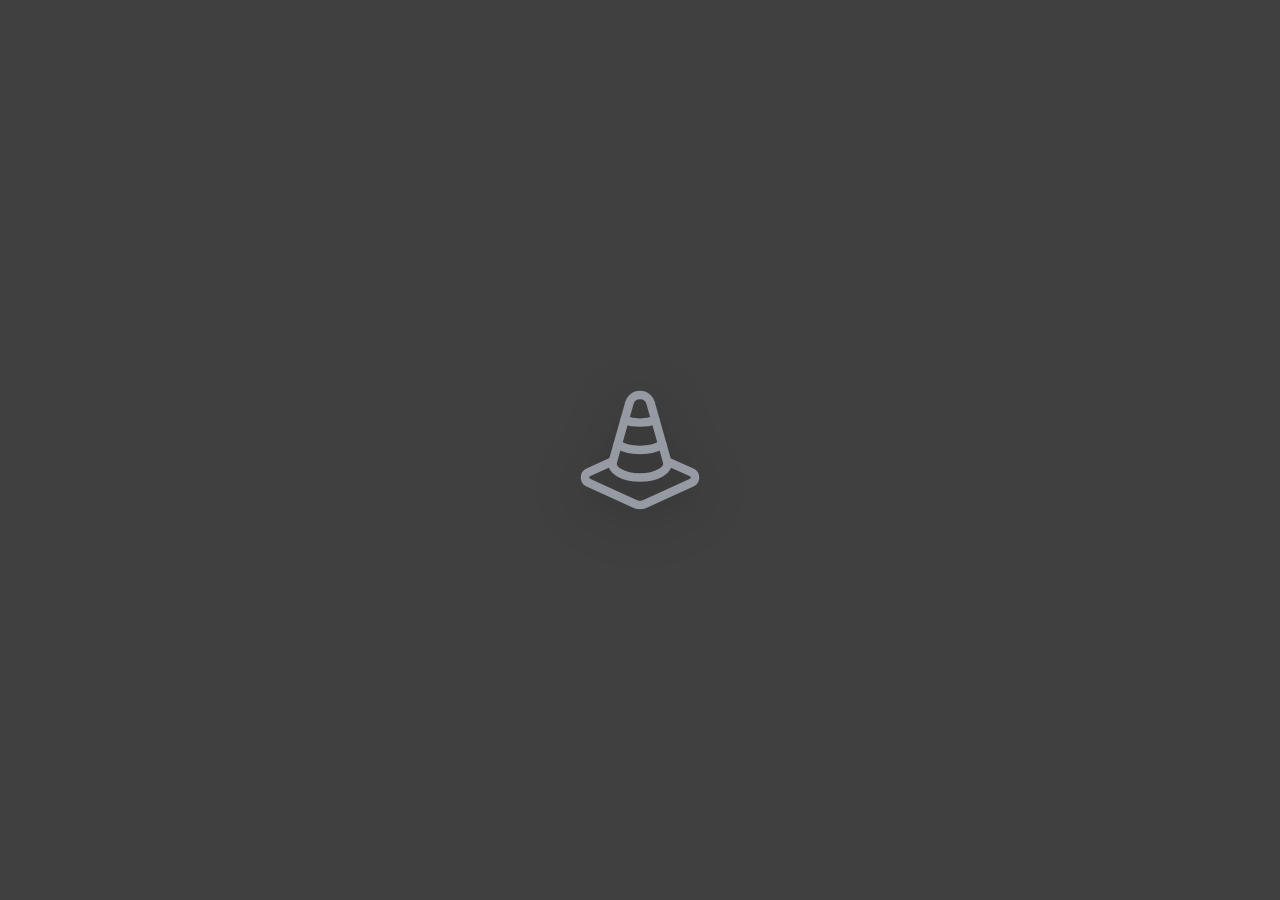
<file: index.html>
<!doctype html>
<html lang="es">
<head>
<meta charset="utf-8">
<meta name="viewport" content="width=device-width, initial-scale=1, viewport-fit=cover, maximum-scale=1">
<title>FutGo</title>
<meta name="description" content="Sesiones de entrenamiento de fútbol personalizadas para jóvenes futbolistas.">

<link rel="manifest" href="manifest.webmanifest">
<meta name="theme-color" content="#404040">

<link rel="icon" type="image/png" sizes="32x32" href="favicon-32.png">
<link rel="icon" type="image/png" sizes="16x16" href="favicon-16.png">
<link rel="icon" type="image/png" sizes="512x512" href="icon-512.png">

<link rel="apple-touch-icon" href="apple-touch-icon.png">
<meta name="apple-mobile-web-app-capable" content="yes">
<meta name="apple-mobile-web-app-status-bar-style" content="black-translucent">
<meta name="apple-mobile-web-app-title" content="FutGo">
<meta name="mobile-web-app-capable" content="yes">

<style>html,body,#root{margin:0;min-height:100%;width:100%;background:#404040}</style>
  <script type="module" crossorigin src="./assets/index-ieKBayEh.js"></script>
  <link rel="stylesheet" crossorigin href="./assets/index-y7bpZ4PW.css">
</head>
<body>
<div id="root"></div>
<script>
  if ('serviceWorker' in navigator) {
    window.addEventListener('load', function () {
      navigator.serviceWorker.register('sw.js').catch(function () {});
    });
  }
</script>
</body>
</html>
</file>
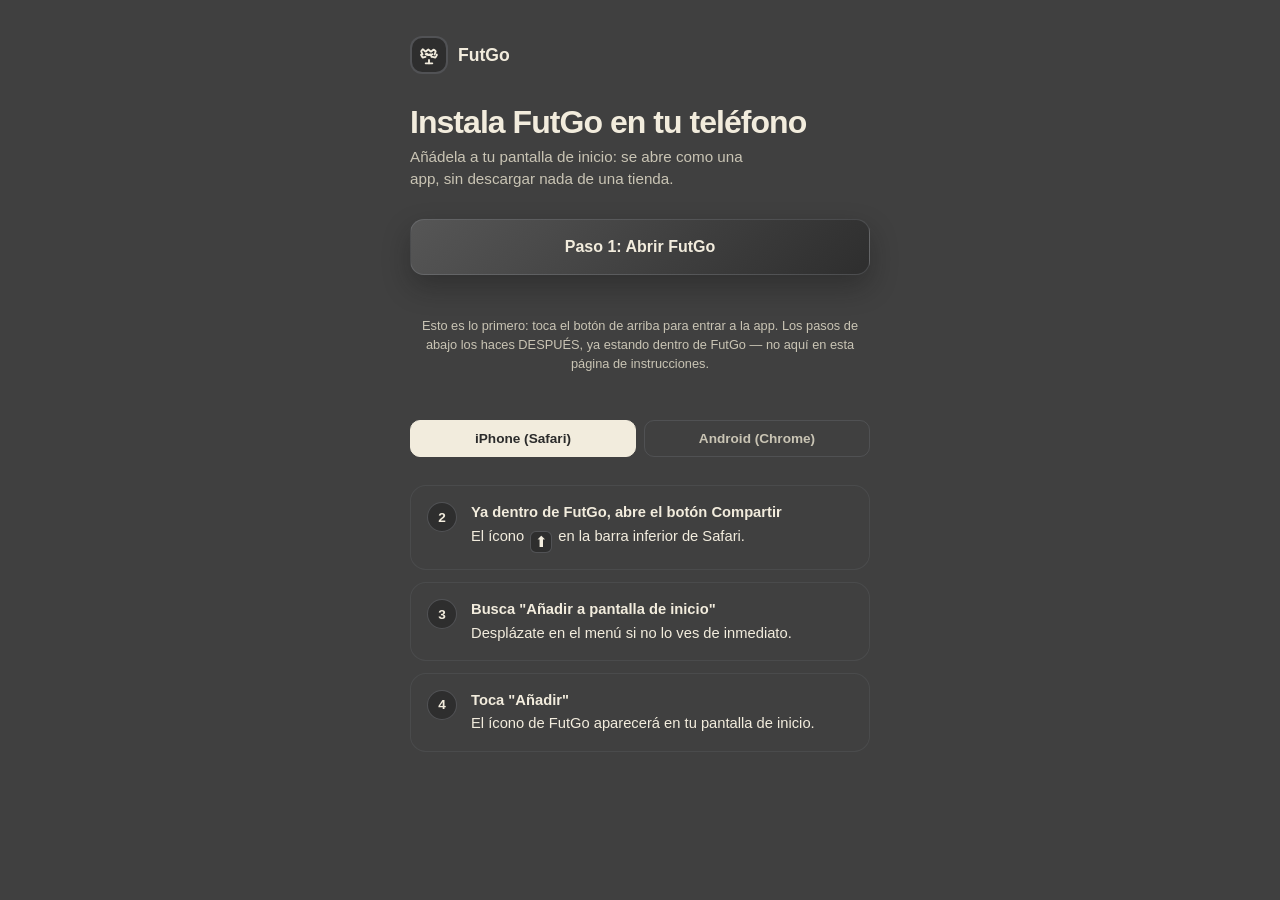
<file: install/index.html>
<!doctype html>
<html lang="es">
<head>
<meta charset="utf-8">
<meta name="viewport" content="width=device-width, initial-scale=1, viewport-fit=cover, maximum-scale=1">
<meta name="claude:viewport-fit-sides" content="cover">
<title>Instalar FutGo</title>
<style>
  :root{
    --bg:#404040; --panel:#4a4a4a; --fg:#F2ECDD; --muted:#c9c4b4; --accent:#F2ECDD;
    padding-top:env(safe-area-inset-top,0px); padding-bottom:env(safe-area-inset-bottom,0px);
  }
  *{box-sizing:border-box}
  body{margin:0;background:var(--bg);color:var(--fg);font-family:-apple-system,BlinkMacSystemFont,"Segoe UI",sans-serif;
    padding-top:max(16px,env(safe-area-inset-top,0px));
    padding-bottom:max(24px,env(safe-area-inset-bottom,0px));
    padding-left:max(16px,env(safe-area-inset-left,0px));
    padding-right:max(16px,env(safe-area-inset-right,0px));
    min-height:100dvh}
  .wrap{max-width:460px;margin:0 auto;display:flex;flex-direction:column;gap:28px;padding-top:20px}
  .brand{display:flex;align-items:center;gap:10px;font-weight:800;font-size:1.1rem}
  .brand .logo{width:38px;height:38px;border-radius:32%;background:#2e2e2e;display:grid;place-items:center;border:2px solid #969aa355}
  .brand svg{width:20px;height:20px;color:var(--fg)}
  h1{font-size:2rem;line-height:1.05;margin:4px 0 6px;font-weight:800;letter-spacing:-0.03em;text-wrap:balance}
  p.lead{margin:0;color:var(--muted);font-size:.95rem;line-height:1.5;max-width:40ch}
  .tabs{display:flex;gap:8px;margin-top:6px}
  .tab{flex:1;padding:10px 6px;border-radius:10px;border:1px solid #969aa330;background:#40404000;color:var(--muted);font-weight:700;font-size:.85rem;text-align:center;cursor:pointer}
  .tab.active{background:var(--fg);color:#2b2b2b;border-color:var(--fg)}
  .steps{display:grid;gap:12px}
  .step{display:flex;gap:14px;align-items:flex-start;background:#4040400c;border:1px solid #969aa31f;border-radius:16px;padding:16px}
  .step .num{flex:0 0 auto;width:30px;height:30px;border-radius:50%;background:#2e2e2e;border:1px solid #969aa355;display:grid;place-items:center;font-weight:800;font-size:.85rem}
  .step .txt{font-size:.92rem;line-height:1.45}
  .step .txt b{display:block;margin-bottom:2px}
  .icon-inline{display:inline-flex;align-items:center;justify-content:center;width:22px;height:22px;border-radius:6px;background:#2e2e2e;border:1px solid #969aa355;vertical-align:-6px;margin:0 2px}
  .panel{display:none}
  .panel.active{display:grid;gap:12px}
  a.cta{display:flex;align-items:center;justify-content:center;gap:10px;height:56px;border-radius:14px;background:linear-gradient(135deg,#565656,#2e2e2e);color:var(--fg);text-decoration:none;font-weight:800;font-size:1rem;box-shadow:0 12px 28px #12121255;border:1px solid #969aa340}
  .note{color:var(--muted);font-size:.8rem;text-align:center;line-height:1.5}
</style>
</head>
<body>
<div class="wrap">
  <div class="brand">
    <div class="logo"><svg viewBox="0 0 24 24" fill="none" stroke="currentColor" stroke-width="2.2" stroke-linecap="round" stroke-linejoin="round"><path d="M16.05 10.966a5 2.5 0 0 1-8.1 0"/><path d="M9.065 10.916a.5.5 0 0 1 .877-.329l1.373 1.373a.5.5 0 0 0 .615.076l1.299-.772a.5.5 0 0 1 .716.233l1.165 2.687"/><path d="m18.717 11.4 1.249-3.577a.498.498 0 0 0-.154-.55l-1.883-1.643a.5.5 0 0 0-.642-.01l-2.605 2.165a.5.5 0 0 1-.661-.011l-2.552-2.287a.5.5 0 0 0-.667.002l-2.52 2.26a.5.5 0 0 1-.666.002l-2.738-2.46a.498.498 0 0 0-.65-.01L2.892 7.287a.5.5 0 0 0-.144.564L4.283 11.4"/><path d="M2.748 11.402a.502.502 0 0 0-.242.737l1.618 2.628a.498.498 0 0 0 .523.225l3.14-.636"/><path d="m21.253 11.402.242.737-1.618 2.628a.498.498 0 0 1-.523.225l-3.14-.636"/><path d="M12 18v4"/><path d="M8 22h8"/></svg></div>
    <span>FutGo</span>
  </div>

  <div>
    <h1>Instala FutGo en tu teléfono</h1>
    <p class="lead">Añádela a tu pantalla de inicio: se abre como una app, sin descargar nada de una tienda.</p>
  </div>

  <a class="cta" id="openBtn" href="../">Paso 1: Abrir FutGo</a>
  <p class="note">Esto es lo primero: toca el botón de arriba para entrar a la app. Los pasos de abajo los haces DESPUÉS, ya estando dentro de FutGo — no aquí en esta página de instrucciones.</p>

  <div class="tabs">
    <div class="tab active" data-target="ios">iPhone (Safari)</div>
    <div class="tab" data-target="android">Android (Chrome)</div>
  </div>

  <div class="panel active" id="ios">
    <div class="steps">
      <div class="step"><div class="num">2</div><div class="txt"><b>Ya dentro de FutGo, abre el botón Compartir</b>El ícono <span class="icon-inline" aria-hidden="true">⬆︎</span> en la barra inferior de Safari.</div></div>
      <div class="step"><div class="num">3</div><div class="txt"><b>Busca "Añadir a pantalla de inicio"</b>Desplázate en el menú si no lo ves de inmediato.</div></div>
      <div class="step"><div class="num">4</div><div class="txt"><b>Toca "Añadir"</b>El ícono de FutGo aparecerá en tu pantalla de inicio.</div></div>
    </div>
  </div>

  <div class="panel" id="android">
    <div class="steps">
      <div class="step"><div class="num">2</div><div class="txt"><b>Ya dentro de FutGo, abre el menú ⋮</b>Arriba a la derecha en Chrome.</div></div>
      <div class="step"><div class="num">3</div><div class="txt"><b>Toca "Instalar app" o "Añadir a pantalla de inicio"</b>La opción exacta varía según tu versión de Chrome.</div></div>
      <div class="step"><div class="num">4</div><div class="txt"><b>Confirma "Instalar"</b>FutGo quedará instalada como una app normal.</div></div>
    </div>
  </div>
</div>
<script>
  try{
    const tabs=document.querySelectorAll('.tab');
    tabs.forEach(t=>t.addEventListener('click',()=>{
      tabs.forEach(x=>x.classList.remove('active'));
      document.querySelectorAll('.panel').forEach(p=>p.classList.remove('active'));
      t.classList.add('active');
      document.getElementById(t.dataset.target).classList.add('active');
    }));
    if(/Android/i.test(navigator.userAgent)){
      document.querySelector('.tab[data-target=android]').click();
    }
  }catch(e){}
</script>
</body>
</html>
</file>
